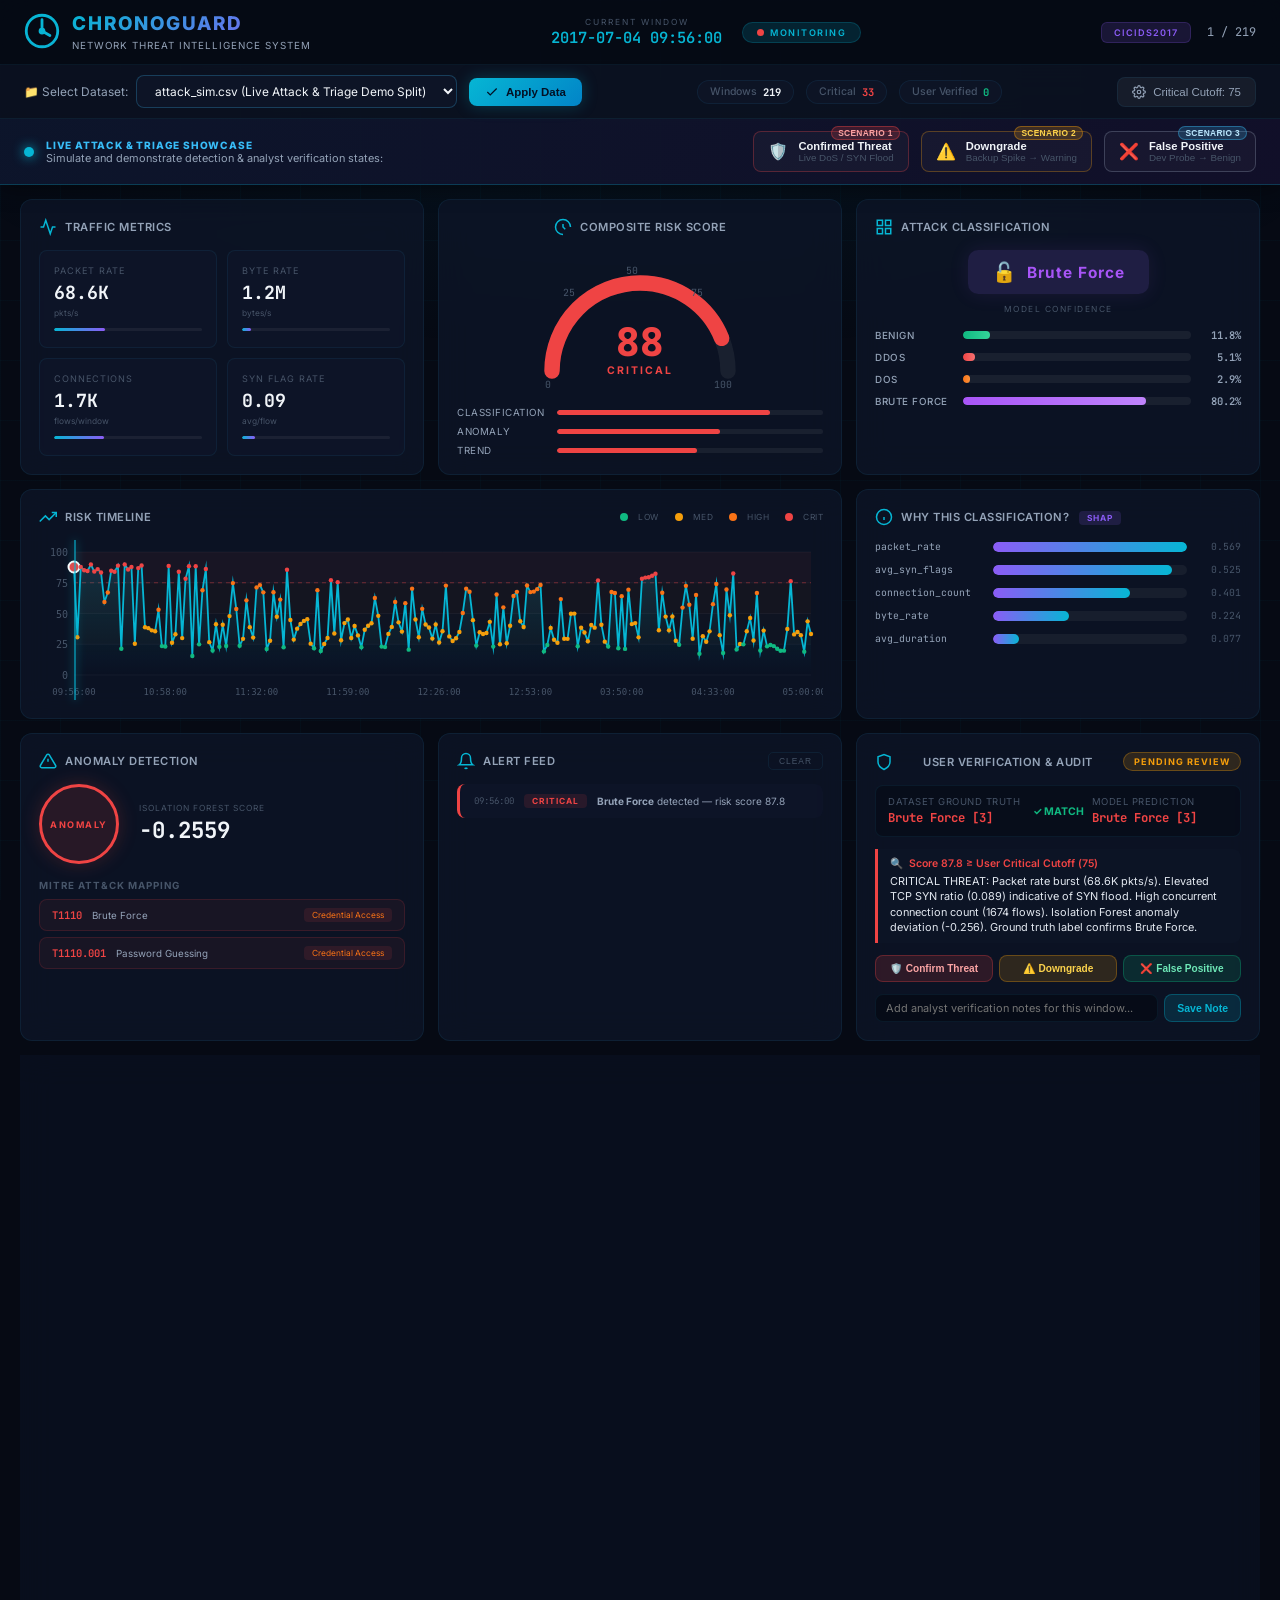
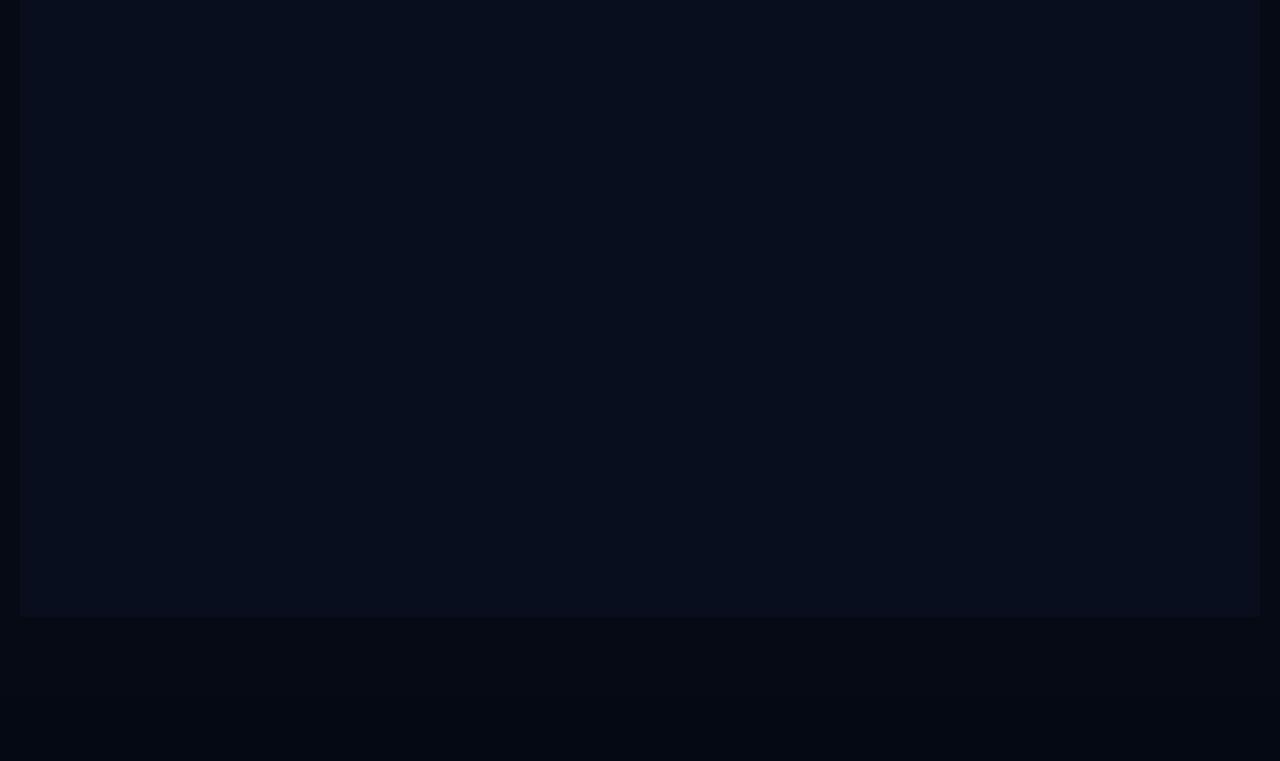
<file: index.html>
<!DOCTYPE html>
<html lang="en">
<head>
  <meta charset="UTF-8">
  <meta http-equiv="refresh" content="0; url=dashboard/index.html">
  <title>Redirecting to Chronoguard Dashboard</title>
  <script>
    window.location.replace("dashboard/index.html");
  </script>
</head>
<body style="background:#0b1120;color:#94a3b8;font-family:sans-serif;display:flex;justify-content:center;align-items:center;height:100vh;margin:0;">
  <p>Loading Chronoguard Dashboard... If not redirected, <a href="dashboard/index.html" style="color:#38bdf8;">click here</a>.</p>
</body>
</html>
</file>
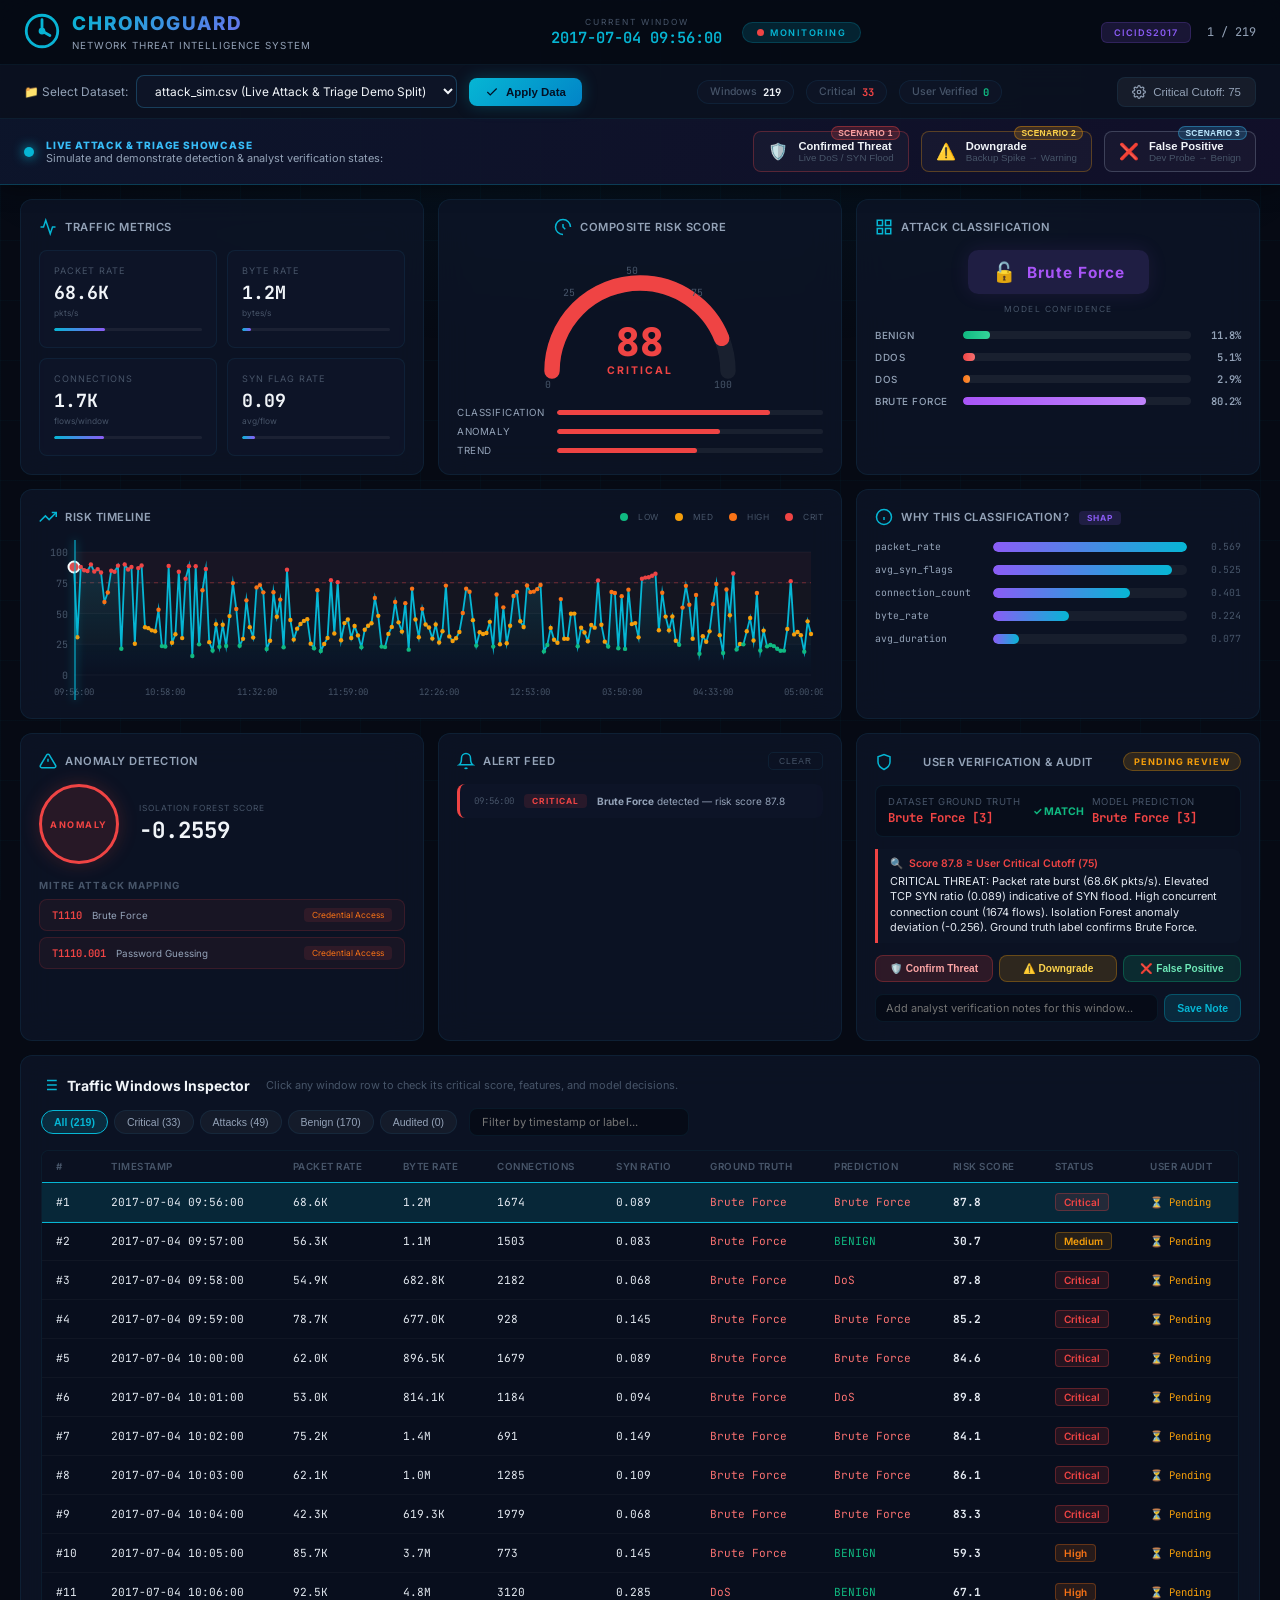
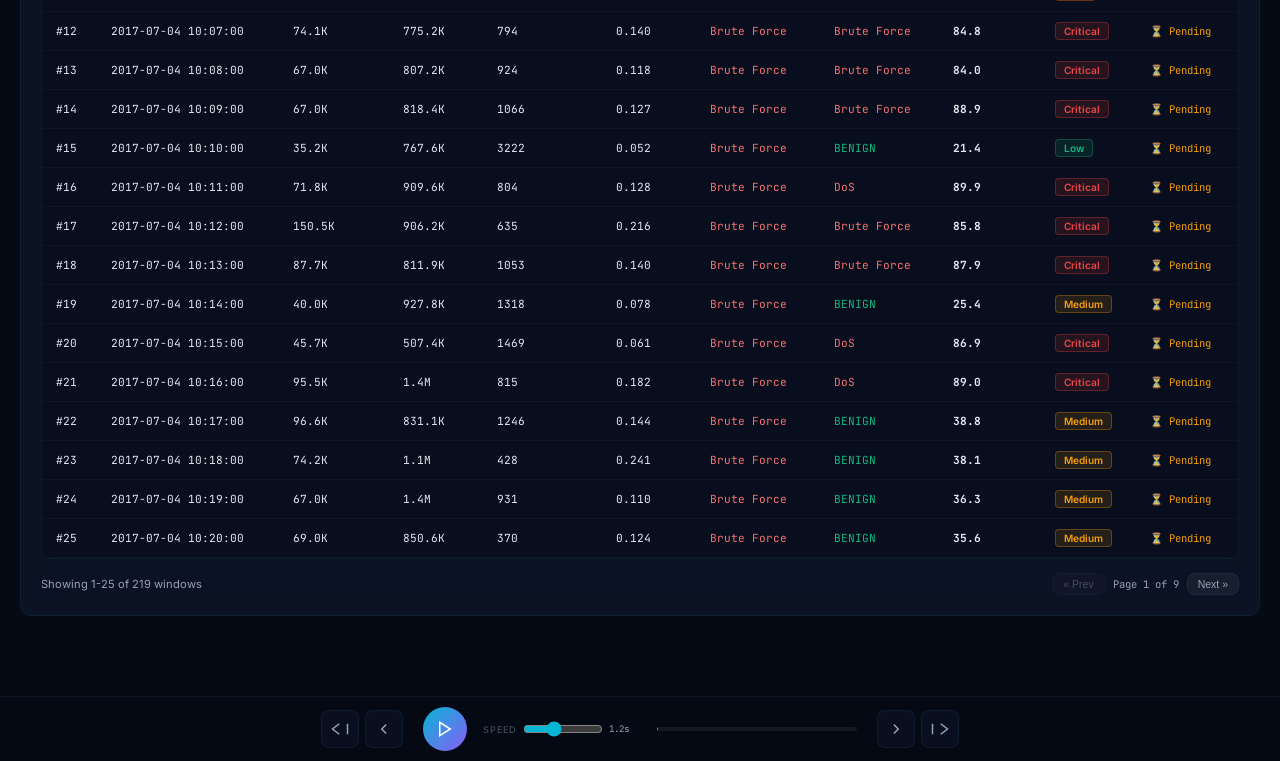
<file: dashboard/index.html>
<!DOCTYPE html>
<html lang="en">
<head>
    <meta charset="UTF-8">
    <meta name="viewport" content="width=device-width, initial-scale=1.0">
    <title>Chronoguard — Network Threat Intelligence Dashboard</title>
    <meta name="description" content="Real-time network traffic analysis, anomaly detection, and threat classification dashboard powered by machine learning. CICIDS2017 dataset.">
    <link rel="preconnect" href="https://fonts.googleapis.com">
    <link rel="preconnect" href="https://fonts.gstatic.com" crossorigin>
    <link href="https://fonts.googleapis.com/css2?family=Inter:wght@300;400;500;600;700;800;900&family=JetBrains+Mono:wght@400;500;600&display=swap" rel="stylesheet">
    <link rel="stylesheet" href="style.css">
</head>
<body>

<!-- ═══════════════════════ HEADER ═══════════════════════ -->
<header class="top-bar">
    <div class="brand">
        <div class="brand-icon">
            <svg viewBox="0 0 32 32" fill="none" xmlns="http://www.w3.org/2000/svg">
                <circle cx="16" cy="16" r="14" stroke="url(#brandGrad)" stroke-width="2.5"/>
                <path d="M16 6 L16 16 L23 20" stroke="url(#brandGrad)" stroke-width="2.5" stroke-linecap="round" stroke-linejoin="round"/>
                <circle cx="16" cy="16" r="3" fill="url(#brandGrad)"/>
                <defs>
                    <linearGradient id="brandGrad" x1="0" y1="0" x2="32" y2="32">
                        <stop offset="0%" stop-color="#06b6d4"/>
                        <stop offset="100%" stop-color="#8b5cf6"/>
                    </linearGradient>
                </defs>
            </svg>
        </div>
        <div class="brand-text">
            <h1>CHRONOGUARD</h1>
            <span class="brand-sub">Network Threat Intelligence System</span>
        </div>
    </div>
    <div class="header-center">
        <div class="window-display">
            <span class="window-label">CURRENT WINDOW</span>
            <span class="window-time" id="currentTimestamp">—</span>
        </div>
        <div class="status-pill" id="systemStatus">
            <span class="status-dot"></span>
            <span>MONITORING</span>
        </div>
    </div>
    <div class="header-right">
        <div class="dataset-badge">
            <span>CICIDS2017</span>
        </div>
        <div class="window-counter" id="windowCounter">— / —</div>
    </div>
</header>

<!-- ═══════════════════════ USER DATA & THRESHOLD CONTROLS ═══════════════════════ -->
<section class="data-toolbar">
    <div class="toolbar-left">
        <div class="control-group">
            <label for="datasetSelect"><span class="control-icon">📁</span> Select Dataset:</label>
            <select id="datasetSelect" class="styled-select">
                <option value="attack_sim" selected>attack_sim.csv (Live Attack & Triage Demo Split)</option>
                <option value="test">test.csv (Evaluation Split — 219 Windows)</option>
                <option value="train">train.csv (Training Split — 868 Windows)</option>
                <option value="custom">Upload Custom CSV File...</option>
            </select>
        </div>
        <div class="custom-file-wrap" id="customFileWrap" style="display: none;">
            <input type="file" id="csvFileInput" accept=".csv" class="file-input">
            <label for="csvFileInput" class="file-input-btn" id="fileInputLabel">
                <svg viewBox="0 0 24 24" fill="none" stroke="currentColor" stroke-width="2" width="14" height="14"><path d="M21 15v4a2 2 0 0 1-2 2H5a2 2 0 0 1-2-2v-4"/><polyline points="17 8 12 3 7 8"/><line x1="12" y1="3" x2="12" y2="15"/></svg>
                <span>Choose .csv</span>
            </label>
            <span class="file-name" id="selectedFileName">No file selected</span>
        </div>
        <button class="btn-primary apply-data-btn" id="btnApplyData" title="Apply selected dataset to dashboard">
            <svg viewBox="0 0 24 24" fill="none" stroke="currentColor" stroke-width="2" width="14" height="14"><polyline points="20 6 9 17 4 12"/></svg>
            <span>Apply Data</span>
        </button>
    </div>

    <div class="toolbar-center">
        <div class="stat-chip" id="chipTotalWindows">
            <span class="chip-label">Windows</span>
            <span class="chip-val" id="valTotalWindows">219</span>
        </div>
        <div class="stat-chip chip-critical" id="chipCriticalCount">
            <span class="chip-label">Critical</span>
            <span class="chip-val" id="valCriticalWindows">38</span>
        </div>
        <div class="stat-chip chip-verified" id="chipVerifiedCount">
            <span class="chip-label">User Verified</span>
            <span class="chip-val" id="valVerifiedWindows">0</span>
        </div>
    </div>

    <div class="toolbar-right">
        <button class="btn-secondary" id="btnToggleThresholds" title="Configure risk thresholds">
            <svg viewBox="0 0 24 24" fill="none" stroke="currentColor" stroke-width="2" width="14" height="14"><circle cx="12" cy="12" r="3"/><path d="M19.4 15a1.65 1.65 0 0 0 .33 1.82l.06.06a2 2 0 0 1 0 2.83 2 2 0 0 1-2.83 0l-.06-.06a1.65 1.65 0 0 0-1.82-.33 1.65 1.65 0 0 0-1 1.51V21a2 2 0 0 1-2 2 2 2 0 0 1-2-2v-.09A1.65 1.65 0 0 0 9 19.4a1.65 1.65 0 0 0-1.82.33l-.06.06a2 2 0 0 1-2.83 0 2 2 0 0 1 0-2.83l.06-.06a1.65 1.65 0 0 0 .33-1.82 1.65 1.65 0 0 0-1.51-1H3a2 2 0 0 1-2-2 2 2 0 0 1 2-2h.09A1.65 1.65 0 0 0 4.6 9a1.65 1.65 0 0 0-.33-1.82l-.06-.06a2 2 0 0 1 0-2.83 2 2 0 0 1 2.83 0l.06.06a1.65 1.65 0 0 0 1.82.33H9a1.65 1.65 0 0 0 1-1.51V3a2 2 0 0 1 2-2 2 2 0 0 1 2 2v.09a1.65 1.65 0 0 0 1 1.51 1.65 1.65 0 0 0 1.82-.33l.06-.06a2 2 0 0 1 2.83 0 2 2 0 0 1 0 2.83l-.06.06a1.65 1.65 0 0 0-.33 1.82V9a1.65 1.65 0 0 0 1.51 1H21a2 2 0 0 1 2 2 2 2 0 0 1-2 2h-.09a1.65 1.65 0 0 0-1.51 1z"/></svg>
            <span id="thresholdToggleText">Critical Cutoff: 75</span>
        </button>
    </div>
</section>

<!-- Expandable Threshold Settings Drawer -->
<section class="threshold-drawer" id="thresholdDrawer" style="display: none;">
    <div class="drawer-header">
        <div>
            <h3>User Risk Score & Critical Cutoff Configuration</h3>
            <p class="drawer-sub">Customize the mathematical cutoffs and weights to inspect and verify why windows are classified as Critical.</p>
        </div>
        <button class="drawer-close-btn" id="btnCloseThresholds">&times;</button>
    </div>
    <div class="threshold-controls-grid">
        <div class="range-field">
            <div class="range-labels">
                <span>Critical Score Threshold</span>
                <span class="range-val" id="lblCritThreshold">75</span>
            </div>
            <input type="range" id="sliderCritThreshold" min="50" max="95" value="75" step="1">
            <span class="range-hint">Risk Score &ge; this value triggers CRITICAL alert</span>
        </div>
        <div class="range-field">
            <div class="range-labels">
                <span>High Risk Threshold</span>
                <span class="range-val" id="lblHighThreshold">50</span>
            </div>
            <input type="range" id="sliderHighThreshold" min="30" max="74" value="50" step="1">
            <span class="range-hint">Risk Score &ge; this value triggers HIGH alert</span>
        </div>
        <div class="range-field">
            <div class="range-labels">
                <span>Anomaly Sensitivity</span>
                <span class="range-val" id="lblAnomalyWeight">1.2x</span>
            </div>
            <input type="range" id="sliderAnomalyWeight" min="0.5" max="2.0" value="1.2" step="0.1">
            <span class="range-hint">Scales penalty for Isolation Forest outliers</span>
        </div>
        <div class="drawer-actions">
            <button class="btn-primary" id="btnApplyThresholds">Apply Thresholds</button>
            <button class="btn-secondary" id="btnResetThresholds">Reset Defaults</button>
        </div>
    </div>
</section>

<!-- ═══════════════════════ LIVE ATTACK & TRIAGE DEMO BAR ═══════════════════════ -->
<section class="scenario-demo-bar" id="scenarioDemoBar">
    <div class="demo-bar-inner">
        <div class="demo-title-wrap">
            <span class="demo-live-beacon"></span>
            <div class="demo-title-content">
                <span class="demo-badge">LIVE ATTACK & TRIAGE SHOWCASE</span>
                <span class="demo-subtitle">Simulate and demonstrate detection & analyst verification states:</span>
            </div>
        </div>
        <div class="demo-scenario-buttons">
            <button class="demo-btn btn-scenario-threat" id="btnDemoThreat" title="Simulate live DoS SYN Flood attack (Confirmed Threat)">
                <span class="demo-btn-badge">SCENARIO 1</span>
                <span class="demo-btn-icon">🛡️</span>
                <div class="demo-btn-labels">
                    <strong>Confirmed Threat</strong>
                    <span>Live DoS / SYN Flood</span>
                </div>
            </button>
            <button class="demo-btn btn-scenario-downgrade" id="btnDemoDowngrade" title="Simulate off-hours heavy backup burst (Downgraded to Warning)">
                <span class="demo-btn-badge">SCENARIO 2</span>
                <span class="demo-btn-icon">⚠️</span>
                <div class="demo-btn-labels">
                    <strong>Downgrade</strong>
                    <span>Backup Spike &rarr; Warning</span>
                </div>
            </button>
            <button class="demo-btn btn-scenario-falsepos" id="btnDemoFalsePos" title="Simulate internal staging dev probe (Marked as False Positive)">
                <span class="demo-btn-badge">SCENARIO 3</span>
                <span class="demo-btn-icon">❌</span>
                <div class="demo-btn-labels">
                    <strong>False Positive</strong>
                    <span>Dev Probe &rarr; Benign</span>
                </div>
            </button>
        </div>
    </div>

    <!-- Interactive Scenario Banner -->
    <div class="scenario-banner" id="scenarioBanner" style="display: none;">
        <div class="scenario-banner-header">
            <span class="scenario-pill" id="scenarioPill">ACTIVE DEMO</span>
            <h4 id="scenarioBannerTitle">—</h4>
        </div>
        <p class="scenario-banner-desc" id="scenarioBannerDesc">—</p>
        <div class="scenario-banner-footer">
            <span class="scenario-action-hint" id="scenarioActionHint">Recommended Action: Verify in Audit Panel</span>
            <button class="btn-execute-triage" id="btnExecuteTriage">⚡ Auto-Triage This Scenario</button>
        </div>
    </div>
</section>

<!-- ═══════════════════════ MAIN GRID ═══════════════════════ -->
<main class="dashboard-grid">

    <!-- ---- TRAFFIC METRICS ---- -->
    <section class="panel metrics-panel" id="metricsPanel">
        <div class="panel-header">
            <svg class="panel-icon" viewBox="0 0 24 24" fill="none" stroke="currentColor" stroke-width="2"><polyline points="22 12 18 12 15 21 9 3 6 12 2 12"/></svg>
            <h2>Traffic Metrics</h2>
        </div>
        <div class="metrics-grid">
            <div class="metric-card" id="metricPacketRate">
                <span class="metric-label">Packet Rate</span>
                <span class="metric-value" data-field="packet_rate">—</span>
                <span class="metric-unit">pkts/s</span>
                <div class="metric-bar"><div class="metric-bar-fill"></div></div>
            </div>
            <div class="metric-card" id="metricByteRate">
                <span class="metric-label">Byte Rate</span>
                <span class="metric-value" data-field="byte_rate">—</span>
                <span class="metric-unit">bytes/s</span>
                <div class="metric-bar"><div class="metric-bar-fill"></div></div>
            </div>
            <div class="metric-card" id="metricConnections">
                <span class="metric-label">Connections</span>
                <span class="metric-value" data-field="connection_count">—</span>
                <span class="metric-unit">flows/window</span>
                <div class="metric-bar"><div class="metric-bar-fill"></div></div>
            </div>
            <div class="metric-card" id="metricSynFlags">
                <span class="metric-label">SYN Flag Rate</span>
                <span class="metric-value" data-field="avg_syn_flags">—</span>
                <span class="metric-unit">avg/flow</span>
                <div class="metric-bar"><div class="metric-bar-fill"></div></div>
            </div>
        </div>
    </section>

    <!-- ---- RISK GAUGE ---- -->
    <section class="panel gauge-panel" id="gaugePanel">
        <div class="panel-header">
            <svg class="panel-icon" viewBox="0 0 24 24" fill="none" stroke="currentColor" stroke-width="2"><path d="M12 22C6.5 22 2 17.5 2 12S6.5 2 12 2s10 4.5 10 10"/><path d="M12 8v4l3 3"/></svg>
            <h2>Composite Risk Score</h2>
        </div>
        <div class="gauge-container">
            <svg class="gauge-svg" viewBox="0 0 200 130">
                <!-- Background arc -->
                <path class="gauge-bg" d="M 20 110 A 80 80 0 0 1 180 110" fill="none" stroke-width="14" stroke-linecap="round"/>
                <!-- Colored fill arc -->
                <path class="gauge-fill" id="gaugeFill" d="M 20 110 A 80 80 0 0 1 180 110" fill="none" stroke-width="14" stroke-linecap="round"/>
                <!-- Tick marks -->
                <text x="16" y="125" class="gauge-tick">0</text>
                <text x="35" y="42" class="gauge-tick">25</text>
                <text x="93" y="22" class="gauge-tick">50</text>
                <text x="152" y="42" class="gauge-tick">75</text>
                <text x="175" y="125" class="gauge-tick">100</text>
            </svg>
            <div class="gauge-center">
                <span class="gauge-score" id="gaugeScore">—</span>
                <span class="gauge-level" id="gaugeLevel">—</span>
            </div>
        </div>
        <div class="risk-breakdown" id="riskBreakdown">
            <div class="risk-factor">
                <span>Classification</span>
                <div class="risk-factor-bar"><div class="risk-factor-fill" id="riskClassification"></div></div>
            </div>
            <div class="risk-factor">
                <span>Anomaly</span>
                <div class="risk-factor-bar"><div class="risk-factor-fill" id="riskAnomaly"></div></div>
            </div>
            <div class="risk-factor">
                <span>Trend</span>
                <div class="risk-factor-bar"><div class="risk-factor-fill" id="riskTrend"></div></div>
            </div>
        </div>
    </section>

    <!-- ---- CLASSIFICATION ---- -->
    <section class="panel classification-panel" id="classificationPanel">
        <div class="panel-header">
            <svg class="panel-icon" viewBox="0 0 24 24" fill="none" stroke="currentColor" stroke-width="2"><rect x="3" y="3" width="7" height="7"/><rect x="14" y="3" width="7" height="7"/><rect x="14" y="14" width="7" height="7"/><rect x="3" y="14" width="7" height="7"/></svg>
            <h2>Attack Classification</h2>
        </div>
        <div class="classification-result" id="classResult">
            <div class="class-badge" id="classBadge">
                <span class="class-icon" id="classIcon"></span>
                <span class="class-name" id="className">—</span>
            </div>
            <div class="class-confidence-label">Model Confidence</div>
        </div>
        <div class="confidence-bars" id="confidenceBars">
            <div class="conf-row" data-class="0">
                <span class="conf-label">BENIGN</span>
                <div class="conf-bar"><div class="conf-fill benign-fill"></div></div>
                <span class="conf-pct">—</span>
            </div>
            <div class="conf-row" data-class="1">
                <span class="conf-label">DDoS</span>
                <div class="conf-bar"><div class="conf-fill ddos-fill"></div></div>
                <span class="conf-pct">—</span>
            </div>
            <div class="conf-row" data-class="2">
                <span class="conf-label">DoS</span>
                <div class="conf-bar"><div class="conf-fill dos-fill"></div></div>
                <span class="conf-pct">—</span>
            </div>
            <div class="conf-row" data-class="3">
                <span class="conf-label">Brute Force</span>
                <div class="conf-bar"><div class="conf-fill bf-fill"></div></div>
                <span class="conf-pct">—</span>
            </div>
        </div>
    </section>

    <!-- ---- SHAP EXPLAINABILITY ---- -->
    <section class="panel shap-panel" id="shapPanel">
        <div class="panel-header">
            <svg class="panel-icon" viewBox="0 0 24 24" fill="none" stroke="currentColor" stroke-width="2"><circle cx="12" cy="12" r="10"/><path d="M12 16v-4"/><path d="M12 8h.01"/></svg>
            <h2>Why This Classification? <span class="shap-tag">SHAP</span></h2>
        </div>
        <div class="shap-bars" id="shapBars">
            <!-- Filled by JS -->
        </div>
    </section>

    <!-- ---- TIMELINE CHART ---- -->
    <section class="panel timeline-panel" id="timelinePanel">
        <div class="panel-header">
            <svg class="panel-icon" viewBox="0 0 24 24" fill="none" stroke="currentColor" stroke-width="2"><polyline points="23 6 13.5 15.5 8.5 10.5 1 18"/><polyline points="17 6 23 6 23 12"/></svg>
            <h2>Risk Timeline</h2>
            <div class="timeline-legend">
                <span class="legend-dot legend-low"></span>Low
                <span class="legend-dot legend-med"></span>Med
                <span class="legend-dot legend-high"></span>High
                <span class="legend-dot legend-crit"></span>Crit
            </div>
        </div>
        <div class="timeline-container">
            <canvas id="timelineCanvas" width="900" height="180"></canvas>
            <div class="timeline-cursor" id="timelineCursor"></div>
        </div>
    </section>

    <!-- ---- ANOMALY DETECTION ---- -->
    <section class="panel anomaly-panel" id="anomalyPanel">
        <div class="panel-header">
            <svg class="panel-icon" viewBox="0 0 24 24" fill="none" stroke="currentColor" stroke-width="2"><path d="M10.29 3.86L1.82 18a2 2 0 001.71 3h16.94a2 2 0 001.71-3L13.71 3.86a2 2 0 00-3.42 0z"/><line x1="12" y1="9" x2="12" y2="13"/><line x1="12" y1="17" x2="12.01" y2="17"/></svg>
            <h2>Anomaly Detection</h2>
        </div>
        <div class="anomaly-content">
            <div class="anomaly-indicator" id="anomalyIndicator">
                <div class="anomaly-ring" id="anomalyRing">
                    <span class="anomaly-label" id="anomalyLabel">NORMAL</span>
                </div>
                <div class="anomaly-score-display">
                    <span class="anomaly-score-label">Isolation Forest Score</span>
                    <span class="anomaly-score-value" id="anomalyScoreValue">—</span>
                </div>
            </div>
            <div class="mitre-section" id="mitreSection">
                <h3>MITRE ATT&CK Mapping</h3>
                <div class="mitre-cards" id="mitreCards">
                    <div class="mitre-empty">No techniques mapped</div>
                </div>
            </div>
        </div>
    </section>

    <!-- ---- ALERT FEED ---- -->
    <section class="panel alerts-panel" id="alertsPanel">
        <div class="panel-header">
            <svg class="panel-icon" viewBox="0 0 24 24" fill="none" stroke="currentColor" stroke-width="2"><path d="M18 8A6 6 0 006 8c0 7-3 9-3 9h18s-3-2-3-9"/><path d="M13.73 21a2 2 0 01-3.46 0"/></svg>
            <h2>Alert Feed</h2>
            <button class="clear-alerts-btn" id="clearAlerts" title="Clear alerts">Clear</button>
        </div>
        <div class="alerts-list" id="alertsList">
            <div class="alert-empty">No alerts yet. Advance through windows to see alerts.</div>
        </div>
    </section>

    <!-- ---- USER VERIFICATION & AUDIT ---- -->
    <section class="panel audit-panel" id="auditPanel">
        <div class="panel-header">
            <svg class="panel-icon" viewBox="0 0 24 24" fill="none" stroke="currentColor" stroke-width="2"><path d="M12 22s8-4 8-10V5l-8-3-8 3v7c0 6 8 10 8 10z"/></svg>
            <h2>User Verification & Audit</h2>
            <div class="audit-status-badge pending" id="auditStatusBadge">PENDING REVIEW</div>
        </div>
        <div class="audit-content">
            <div class="audit-compare-row">
                <div class="audit-compare-box">
                    <span class="compare-label">Dataset Ground Truth</span>
                    <span class="compare-val" id="auditGroundTruth">BENIGN [0]</span>
                </div>
                <div class="compare-arrow" id="auditMatchIndicator">➔</div>
                <div class="audit-compare-box">
                    <span class="compare-label">Model Prediction</span>
                    <span class="compare-val" id="auditPredicted">BENIGN [0]</span>
                </div>
            </div>

            <div class="critical-reason-card" id="criticalReasonCard">
                <div class="reason-header">
                    <span class="reason-icon">🔍</span>
                    <span class="reason-title" id="criticalReasonTitle">Score Factor Analysis</span>
                </div>
                <p class="reason-text" id="criticalReasonText">
                    Normal traffic baseline. No SYN flood or volumetric spike detected.
                </p>
            </div>

            <div class="audit-actions">
                <button class="audit-btn btn-confirm" id="btnAuditConfirm" title="Confirm that this window is an active threat">
                    <span>🛡️ Confirm Threat</span>
                </button>
                <button class="audit-btn btn-warning" id="btnAuditDowngrade" title="Downgrade threat level to Warning">
                    <span>⚠️ Downgrade</span>
                </button>
                <button class="audit-btn btn-dismiss" id="btnAuditFalsePos" title="Mark this alert as a False Positive">
                    <span>❌ False Positive</span>
                </button>
            </div>

            <div class="analyst-notes-wrap">
                <input type="text" class="analyst-notes-input" id="analystNotesInput" placeholder="Add analyst verification notes for this window...">
                <button class="notes-save-btn" id="btnSaveNotes">Save Note</button>
            </div>
        </div>
    </section>

</main>

<!-- ═══════════════════════ TRAFFIC WINDOWS INSPECTOR TABLE ═══════════════════════ -->
<section class="table-section">
    <div class="table-card">
        <div class="table-header">
            <div class="table-title-area">
                <svg viewBox="0 0 24 24" fill="none" stroke="currentColor" stroke-width="2" width="18" height="18"><line x1="8" y1="6" x2="21" y2="6"/><line x1="8" y1="12" x2="21" y2="12"/><line x1="8" y1="18" x2="21" y2="18"/><line x1="3" y1="6" x2="3.01" y2="6"/><line x1="3" y1="12" x2="3.01" y2="12"/><line x1="3" y1="18" x2="3.01" y2="18"/></svg>
                <h3>Traffic Windows Inspector</h3>
                <span class="table-subtitle">Click any window row to check its critical score, features, and model decisions.</span>
            </div>
            <div class="table-filters">
                <div class="filter-pills" id="tableFilterPills">
                    <button class="filter-pill active" data-filter="all">All (<span id="countAll">219</span>)</button>
                    <button class="filter-pill pill-crit" data-filter="critical">Critical (<span id="countCrit">38</span>)</button>
                    <button class="filter-pill pill-attacks" data-filter="attacks">Attacks (<span id="countAttacks">44</span>)</button>
                    <button class="filter-pill pill-benign" data-filter="benign">Benign (<span id="countBenign">175</span>)</button>
                    <button class="filter-pill pill-reviewed" data-filter="reviewed">Audited (<span id="countReviewed">0</span>)</button>
                </div>
                <div class="table-search">
                    <input type="text" id="tableSearchInput" placeholder="Filter by timestamp or label...">
                </div>
            </div>
        </div>

        <div class="table-scroll">
            <table class="traffic-table" id="trafficTable">
                <thead>
                    <tr>
                        <th>#</th>
                        <th>Timestamp</th>
                        <th>Packet Rate</th>
                        <th>Byte Rate</th>
                        <th>Connections</th>
                        <th>SYN Ratio</th>
                        <th>Ground Truth</th>
                        <th>Prediction</th>
                        <th>Risk Score</th>
                        <th>Status</th>
                        <th>User Audit</th>
                    </tr>
                </thead>
                <tbody id="trafficTableBody">
                    <!-- Populated dynamically by app.js -->
                </tbody>
            </table>
        </div>
        <div class="table-pagination">
            <span class="pagination-info" id="paginationInfo">Showing 1-25 of 219 windows</span>
            <div class="pagination-buttons">
                <button class="page-btn" id="btnPagePrev">&laquo; Prev</button>
                <span class="page-num" id="pageNum">Page 1 of 9</span>
                <button class="page-btn" id="btnPageNext">Next &raquo;</button>
            </div>
        </div>
    </div>
</section>

<!-- ═══════════════════════ CONTROLS BAR ═══════════════════════ -->
<footer class="controls-bar">
    <div class="controls-left">
        <button class="ctrl-btn" id="btnFirst" title="First window">
            <svg viewBox="0 0 24 24" fill="none" stroke="currentColor" stroke-width="2"><polyline points="11 19 2 12 11 5"/><line x1="22" y1="5" x2="22" y2="19"/></svg>
        </button>
        <button class="ctrl-btn" id="btnPrev" title="Previous window">
            <svg viewBox="0 0 24 24" fill="none" stroke="currentColor" stroke-width="2"><polyline points="15 18 9 12 15 6"/></svg>
        </button>
    </div>
    <div class="controls-center">
        <button class="ctrl-btn play-btn" id="btnPlay" title="Auto-play">
            <svg viewBox="0 0 24 24" fill="none" stroke="currentColor" stroke-width="2" id="playIcon"><polygon points="5 3 19 12 5 21 5 3"/></svg>
            <svg viewBox="0 0 24 24" fill="none" stroke="currentColor" stroke-width="2" id="pauseIcon" style="display:none"><rect x="6" y="4" width="4" height="16"/><rect x="14" y="4" width="4" height="16"/></svg>
        </button>
        <div class="speed-control">
            <label for="speedSlider">Speed</label>
            <input type="range" id="speedSlider" min="200" max="3000" value="1200" step="100">
            <span id="speedLabel">1.2s</span>
        </div>
        <div class="progress-bar-container">
            <div class="progress-bar" id="progressBar"></div>
        </div>
    </div>
    <div class="controls-right">
        <button class="ctrl-btn" id="btnNext" title="Next window">
            <svg viewBox="0 0 24 24" fill="none" stroke="currentColor" stroke-width="2"><polyline points="9 18 15 12 9 6"/></svg>
        </button>
        <button class="ctrl-btn" id="btnLast" title="Last window">
            <svg viewBox="0 0 24 24" fill="none" stroke="currentColor" stroke-width="2"><polyline points="13 19 22 12 13 5"/><line x1="2" y1="5" x2="2" y2="19"/></svg>
        </button>
    </div>
</footer>

<script src="data.js"></script>
<script src="app.js"></script>
</body>
</html>
</file>
<file: dashboard/style.css>
/* ══════════════════════════════════════════════════════════════════
   CHRONOGUARD — Dashboard Styles
   Dark-mode, glassmorphism, cybersecurity aesthetic
   ══════════════════════════════════════════════════════════════════ */

/* ---- Reset & Tokens ---- */
*, *::before, *::after { box-sizing: border-box; margin: 0; padding: 0; }

:root {
    /* Surface */
    --bg-primary:      #060a14;
    --bg-secondary:    #0c1222;
    --bg-card:         rgba(14, 22, 40, 0.75);
    --bg-card-hover:   rgba(20, 30, 55, 0.85);
    --border-card:     rgba(56, 189, 248, 0.08);
    --border-active:   rgba(56, 189, 248, 0.25);

    /* Text */
    --text-primary:    #e2e8f0;
    --text-secondary:  #94a3b8;
    --text-muted:      #475569;
    --text-bright:     #f1f5f9;

    /* Accent palette */
    --cyan:            #06b6d4;
    --cyan-dim:        rgba(6, 182, 212, 0.15);
    --purple:          #8b5cf6;
    --purple-dim:      rgba(139, 92, 246, 0.15);

    /* Risk colors */
    --risk-low:        #10b981;
    --risk-low-bg:     rgba(16, 185, 129, 0.12);
    --risk-medium:     #f59e0b;
    --risk-medium-bg:  rgba(245, 158, 11, 0.12);
    --risk-high:       #f97316;
    --risk-high-bg:    rgba(249, 115, 22, 0.12);
    --risk-critical:   #ef4444;
    --risk-critical-bg:rgba(239, 68, 68, 0.12);

    /* Class colors */
    --color-benign:    #10b981;
    --color-ddos:      #ef4444;
    --color-dos:       #f97316;
    --color-bf:        #a855f7;

    /* Type */
    --font-sans:       'Inter', -apple-system, BlinkMacSystemFont, sans-serif;
    --font-mono:       'JetBrains Mono', 'Fira Code', monospace;

    /* Spacing */
    --gap:             14px;
    --radius:          12px;
    --radius-sm:       8px;

    /* Effects */
    --glass-blur:      16px;
    --transition:      0.35s cubic-bezier(0.4, 0, 0.2, 1);
}

html { font-size: 14px; }

body {
    font-family: var(--font-sans);
    background: var(--bg-primary);
    color: var(--text-primary);
    min-height: 100vh;
    display: flex;
    flex-direction: column;
    overflow-x: hidden;
}

/* Subtle animated grid background */
body::before {
    content: '';
    position: fixed;
    inset: 0;
    background:
        linear-gradient(rgba(6,182,212,0.03) 1px, transparent 1px),
        linear-gradient(90deg, rgba(6,182,212,0.03) 1px, transparent 1px);
    background-size: 60px 60px;
    pointer-events: none;
    z-index: 0;
}

/* Radial glow */
body::after {
    content: '';
    position: fixed;
    top: -20%;
    left: 50%;
    transform: translateX(-50%);
    width: 120vw;
    height: 60vh;
    background: radial-gradient(ellipse, rgba(6,182,212,0.06) 0%, transparent 70%);
    pointer-events: none;
    z-index: 0;
}

/* ════════════════════════ HEADER ════════════════════════ */

.top-bar {
    position: relative;
    z-index: 10;
    display: flex;
    align-items: center;
    justify-content: space-between;
    padding: 12px 24px;
    background: rgba(6, 10, 20, 0.9);
    backdrop-filter: blur(var(--glass-blur));
    border-bottom: 1px solid var(--border-card);
}

.brand {
    display: flex;
    align-items: center;
    gap: 12px;
}
.brand-icon svg { width: 36px; height: 36px; }
.brand-text h1 {
    font-size: 1.35rem;
    font-weight: 800;
    letter-spacing: 2px;
    background: linear-gradient(135deg, var(--cyan), var(--purple));
    -webkit-background-clip: text;
    -webkit-text-fill-color: transparent;
    background-clip: text;
}
.brand-sub {
    font-size: 0.7rem;
    color: var(--text-secondary);
    letter-spacing: 1px;
    text-transform: uppercase;
}

.header-center { display: flex; align-items: center; gap: 20px; }

.window-display {
    display: flex;
    flex-direction: column;
    align-items: center;
}
.window-label {
    font-size: 0.6rem;
    color: var(--text-muted);
    letter-spacing: 2px;
    text-transform: uppercase;
}
.window-time {
    font-family: var(--font-mono);
    font-size: 1.1rem;
    font-weight: 600;
    color: var(--cyan);
}

.status-pill {
    display: flex;
    align-items: center;
    gap: 6px;
    padding: 4px 14px;
    border-radius: 99px;
    background: var(--cyan-dim);
    border: 1px solid rgba(6,182,212,0.2);
    font-size: 0.65rem;
    font-weight: 600;
    letter-spacing: 1.5px;
    color: var(--cyan);
    text-transform: uppercase;
}
.status-dot {
    width: 7px; height: 7px;
    border-radius: 50%;
    background: var(--cyan);
    animation: pulse-dot 2s ease-in-out infinite;
}

@keyframes pulse-dot {
    0%, 100% { opacity: 1; box-shadow: 0 0 0 0 rgba(6,182,212,0.4); }
    50% { opacity: 0.6; box-shadow: 0 0 0 6px rgba(6,182,212,0); }
}

.header-right { display: flex; align-items: center; gap: 16px; }

.dataset-badge {
    padding: 4px 12px;
    border-radius: 6px;
    background: var(--purple-dim);
    border: 1px solid rgba(139,92,246,0.2);
    font-size: 0.65rem;
    font-weight: 600;
    color: var(--purple);
    letter-spacing: 1px;
}

.window-counter {
    font-family: var(--font-mono);
    font-size: 0.85rem;
    color: var(--text-secondary);
}

/* ════════════════════════ DASHBOARD GRID ════════════════════════ */

.dashboard-grid {
    position: relative;
    z-index: 1;
    flex: 1;
    display: grid;
    grid-template-columns: 1fr 1fr 1fr;
    grid-template-rows: auto auto auto;
    gap: var(--gap);
    padding: var(--gap) 20px;
    max-width: 1600px;
    margin: 0 auto;
    width: 100%;
}

/* Panel layout assignments */
.metrics-panel        { grid-column: 1; grid-row: 1; }
.gauge-panel          { grid-column: 2; grid-row: 1; }
.classification-panel { grid-column: 3; grid-row: 1; }
.shap-panel           { grid-column: 3; grid-row: 2; }
.timeline-panel       { grid-column: 1 / 3; grid-row: 2; }
.anomaly-panel        { grid-column: 1; grid-row: 3; }
.alerts-panel         { grid-column: 2; grid-row: 3; }
.audit-panel          { grid-column: 3; grid-row: 3; }

/* ════════════════════════ PANEL (Glass Card) ════════════════════════ */

.panel {
    background: var(--bg-card);
    backdrop-filter: blur(var(--glass-blur));
    border: 1px solid var(--border-card);
    border-radius: var(--radius);
    padding: 18px;
    transition: border-color var(--transition), box-shadow var(--transition);
    display: flex;
    flex-direction: column;
}
.panel:hover {
    border-color: var(--border-active);
    box-shadow: 0 0 30px rgba(6,182,212,0.04);
}

.panel-header {
    display: flex;
    align-items: center;
    gap: 8px;
    margin-bottom: 14px;
    flex-shrink: 0;
}
.panel-header h2 {
    font-size: 0.8rem;
    font-weight: 600;
    letter-spacing: 0.5px;
    color: var(--text-secondary);
    text-transform: uppercase;
}
.panel-icon {
    width: 18px; height: 18px;
    color: var(--cyan);
    flex-shrink: 0;
}

/* ════════════════════════ METRICS ════════════════════════ */

.metrics-grid {
    display: grid;
    grid-template-columns: 1fr 1fr;
    gap: 10px;
    flex: 1;
}

.metric-card {
    background: rgba(15, 23, 42, 0.6);
    border: 1px solid var(--border-card);
    border-radius: var(--radius-sm);
    padding: 14px;
    display: flex;
    flex-direction: column;
    gap: 4px;
    transition: background var(--transition), border-color var(--transition);
}
.metric-card:hover {
    background: rgba(20, 30, 52, 0.8);
    border-color: var(--border-active);
}

.metric-label {
    font-size: 0.65rem;
    color: var(--text-muted);
    text-transform: uppercase;
    letter-spacing: 1px;
}
.metric-value {
    font-family: var(--font-mono);
    font-size: 1.3rem;
    font-weight: 700;
    color: var(--text-bright);
    transition: color 0.3s;
}
.metric-unit {
    font-size: 0.6rem;
    color: var(--text-muted);
}

.metric-bar {
    height: 3px;
    background: rgba(255,255,255,0.06);
    border-radius: 2px;
    margin-top: 6px;
    overflow: hidden;
}
.metric-bar-fill {
    height: 100%;
    width: 0%;
    background: linear-gradient(90deg, var(--cyan), var(--purple));
    border-radius: 2px;
    transition: width 0.6s ease;
}

/* ════════════════════════ RISK GAUGE ════════════════════════ */

.gauge-panel { align-items: center; }

.gauge-container {
    position: relative;
    width: 220px;
    margin: 0 auto;
}

.gauge-svg { width: 100%; display: block; }

.gauge-bg {
    stroke: rgba(255,255,255,0.06);
}
.gauge-fill {
    stroke: var(--risk-low);
    stroke-dasharray: 251.2;
    stroke-dashoffset: 251.2;
    transition: stroke-dashoffset 0.8s ease, stroke 0.5s ease;
}

.gauge-tick {
    fill: var(--text-muted);
    font-size: 9px;
    font-family: var(--font-mono);
    text-anchor: middle;
}

.gauge-center {
    position: absolute;
    bottom: 16px;
    left: 50%;
    transform: translateX(-50%);
    text-align: center;
    display: flex;
    flex-direction: column;
    align-items: center;
}
.gauge-score {
    font-family: var(--font-mono);
    font-size: 2.8rem;
    font-weight: 800;
    line-height: 1;
    color: var(--text-bright);
    transition: color 0.5s;
}
.gauge-level {
    font-size: 0.75rem;
    font-weight: 700;
    letter-spacing: 2px;
    text-transform: uppercase;
    margin-top: 2px;
    transition: color 0.5s;
}

.risk-breakdown {
    width: 100%;
    margin-top: 14px;
    display: flex;
    flex-direction: column;
    gap: 8px;
}
.risk-factor {
    display: flex;
    align-items: center;
    gap: 10px;
}
.risk-factor span:first-child {
    width: 90px;
    font-size: 0.7rem;
    color: var(--text-secondary);
    text-transform: uppercase;
    letter-spacing: 0.5px;
}
.risk-factor-bar {
    flex: 1;
    height: 5px;
    background: rgba(255,255,255,0.06);
    border-radius: 3px;
    overflow: hidden;
}
.risk-factor-fill {
    height: 100%;
    width: 0%;
    border-radius: 3px;
    transition: width 0.6s ease, background 0.5s;
    background: var(--cyan);
}

/* ════════════════════════ CLASSIFICATION ════════════════════════ */

.classification-result {
    text-align: center;
    margin-bottom: 14px;
}

.class-badge {
    display: inline-flex;
    align-items: center;
    gap: 10px;
    padding: 10px 24px;
    border-radius: 10px;
    font-size: 1.1rem;
    font-weight: 700;
    letter-spacing: 1px;
    transition: background 0.4s, color 0.4s, box-shadow 0.4s;
}
.class-badge.benign    { background: var(--risk-low-bg);      color: var(--color-benign); box-shadow: 0 0 20px rgba(16,185,129,0.1); }
.class-badge.ddos      { background: var(--risk-critical-bg); color: var(--color-ddos);   box-shadow: 0 0 20px rgba(239,68,68,0.1); }
.class-badge.dos       { background: var(--risk-high-bg);     color: var(--color-dos);    box-shadow: 0 0 20px rgba(249,115,22,0.1); }
.class-badge.bf        { background: var(--purple-dim);       color: var(--color-bf);     box-shadow: 0 0 20px rgba(168,85,247,0.1); }

.class-icon { font-size: 1.4rem; }

.class-confidence-label {
    font-size: 0.6rem;
    color: var(--text-muted);
    text-transform: uppercase;
    letter-spacing: 1.5px;
    margin-top: 10px;
}

.confidence-bars {
    display: flex;
    flex-direction: column;
    gap: 8px;
    flex: 1;
}

.conf-row {
    display: flex;
    align-items: center;
    gap: 8px;
}
.conf-label {
    width: 80px;
    font-size: 0.7rem;
    font-weight: 500;
    color: var(--text-secondary);
    text-transform: uppercase;
    letter-spacing: 0.5px;
}
.conf-bar {
    flex: 1;
    height: 8px;
    background: rgba(255,255,255,0.06);
    border-radius: 4px;
    overflow: hidden;
}
.conf-fill {
    height: 100%;
    width: 0%;
    border-radius: 4px;
    transition: width 0.5s ease;
}
.benign-fill { background: linear-gradient(90deg, var(--color-benign), #34d399); }
.ddos-fill   { background: linear-gradient(90deg, var(--color-ddos),   #f87171); }
.dos-fill    { background: linear-gradient(90deg, var(--color-dos),    #fb923c); }
.bf-fill     { background: linear-gradient(90deg, var(--color-bf),     #c084fc); }

.conf-pct {
    width: 42px;
    font-family: var(--font-mono);
    font-size: 0.75rem;
    font-weight: 600;
    text-align: right;
    color: var(--text-secondary);
}

/* ════════════════════════ SHAP ════════════════════════ */

.shap-tag {
    padding: 2px 8px;
    border-radius: 4px;
    background: rgba(139,92,246,0.15);
    color: var(--purple);
    font-size: 0.6rem;
    font-weight: 700;
    letter-spacing: 1px;
    margin-left: 6px;
    vertical-align: middle;
}

.shap-bars {
    display: flex;
    flex-direction: column;
    gap: 10px;
    flex: 1;
}

.shap-row {
    display: flex;
    align-items: center;
    gap: 8px;
}
.shap-feature-name {
    width: 110px;
    font-size: 0.7rem;
    font-family: var(--font-mono);
    color: var(--text-secondary);
}
.shap-bar-container {
    flex: 1;
    height: 10px;
    background: rgba(255,255,255,0.05);
    border-radius: 5px;
    overflow: hidden;
}
.shap-bar-fill {
    height: 100%;
    background: linear-gradient(90deg, var(--purple), var(--cyan));
    border-radius: 5px;
    transition: width 0.5s ease;
    width: 0%;
}
.shap-value {
    width: 46px;
    font-family: var(--font-mono);
    font-size: 0.7rem;
    color: var(--text-muted);
    text-align: right;
}

/* ════════════════════════ TIMELINE ════════════════════════ */

.timeline-panel .panel-header { flex-wrap: wrap; }

.timeline-legend {
    margin-left: auto;
    display: flex;
    align-items: center;
    gap: 10px;
    font-size: 0.6rem;
    color: var(--text-muted);
    text-transform: uppercase;
    letter-spacing: 0.5px;
}
.legend-dot {
    width: 8px; height: 8px;
    border-radius: 50%;
    display: inline-block;
    margin-left: 6px;
}
.legend-low  { background: var(--risk-low); }
.legend-med  { background: var(--risk-medium); }
.legend-high { background: var(--risk-high); }
.legend-crit { background: var(--risk-critical); }

.timeline-container {
    position: relative;
    flex: 1;
    min-height: 160px;
}
#timelineCanvas {
    width: 100%;
    height: 100%;
    display: block;
}

.timeline-cursor {
    position: absolute;
    top: 0;
    width: 2px;
    height: 100%;
    background: var(--cyan);
    opacity: 0.6;
    pointer-events: none;
    transition: left 0.3s ease;
    box-shadow: 0 0 8px var(--cyan);
}

/* ════════════════════════ ANOMALY ════════════════════════ */

.anomaly-content {
    display: flex;
    flex-direction: column;
    gap: 16px;
    flex: 1;
}

.anomaly-indicator {
    display: flex;
    align-items: center;
    gap: 20px;
}

.anomaly-ring {
    width: 80px;
    height: 80px;
    border-radius: 50%;
    display: flex;
    align-items: center;
    justify-content: center;
    border: 3px solid var(--risk-low);
    transition: border-color 0.5s, box-shadow 0.5s, background 0.5s;
    flex-shrink: 0;
}
.anomaly-ring.anomalous {
    border-color: var(--risk-critical);
    box-shadow: 0 0 20px rgba(239,68,68,0.2);
    background: var(--risk-critical-bg);
}

.anomaly-label {
    font-size: 0.65rem;
    font-weight: 700;
    letter-spacing: 1.5px;
    text-transform: uppercase;
    color: var(--risk-low);
    transition: color 0.5s;
}
.anomaly-ring.anomalous .anomaly-label { color: var(--risk-critical); }

.anomaly-score-display {
    display: flex;
    flex-direction: column;
    gap: 2px;
}
.anomaly-score-label {
    font-size: 0.6rem;
    color: var(--text-muted);
    text-transform: uppercase;
    letter-spacing: 1px;
}
.anomaly-score-value {
    font-family: var(--font-mono);
    font-size: 1.6rem;
    font-weight: 700;
    color: var(--text-bright);
}

.mitre-section h3 {
    font-size: 0.7rem;
    color: var(--text-muted);
    text-transform: uppercase;
    letter-spacing: 1px;
    margin-bottom: 8px;
}

.mitre-cards {
    display: flex;
    flex-direction: column;
    gap: 6px;
}

.mitre-card {
    display: flex;
    align-items: center;
    gap: 10px;
    padding: 8px 12px;
    background: rgba(239,68,68,0.06);
    border: 1px solid rgba(239,68,68,0.15);
    border-radius: var(--radius-sm);
    transition: background 0.3s;
}
.mitre-card:hover { background: rgba(239,68,68,0.1); }

.mitre-id {
    font-family: var(--font-mono);
    font-size: 0.75rem;
    font-weight: 600;
    color: var(--risk-critical);
    white-space: nowrap;
}
.mitre-name {
    font-size: 0.7rem;
    color: var(--text-secondary);
}
.mitre-tactic {
    margin-left: auto;
    font-size: 0.6rem;
    padding: 2px 8px;
    border-radius: 4px;
    background: rgba(239,68,68,0.1);
    color: var(--risk-high);
    white-space: nowrap;
}

.mitre-empty {
    font-size: 0.7rem;
    color: var(--text-muted);
    font-style: italic;
    padding: 8px;
}

/* ════════════════════════ ALERTS ════════════════════════ */

.clear-alerts-btn {
    margin-left: auto;
    padding: 3px 10px;
    border: 1px solid var(--border-card);
    border-radius: 5px;
    background: transparent;
    color: var(--text-muted);
    font-size: 0.6rem;
    cursor: pointer;
    text-transform: uppercase;
    letter-spacing: 1px;
    transition: background 0.2s, color 0.2s;
}
.clear-alerts-btn:hover { background: rgba(255,255,255,0.05); color: var(--text-secondary); }

.alerts-list {
    flex: 1;
    overflow-y: auto;
    max-height: 220px;
    display: flex;
    flex-direction: column;
    gap: 6px;
    scrollbar-width: thin;
    scrollbar-color: var(--border-card) transparent;
}
.alerts-list::-webkit-scrollbar { width: 5px; }
.alerts-list::-webkit-scrollbar-track { background: transparent; }
.alerts-list::-webkit-scrollbar-thumb { background: var(--border-card); border-radius: 3px; }

.alert-card {
    display: flex;
    align-items: center;
    gap: 10px;
    padding: 10px 14px;
    border-radius: var(--radius-sm);
    border-left: 3px solid;
    background: rgba(15, 23, 42, 0.6);
    animation: alert-slide-in 0.3s ease;
}

@keyframes alert-slide-in {
    from { opacity: 0; transform: translateX(-10px); }
    to   { opacity: 1; transform: translateX(0); }
}

.alert-card.level-Low      { border-left-color: var(--risk-low);      }
.alert-card.level-Medium   { border-left-color: var(--risk-medium);   }
.alert-card.level-High     { border-left-color: var(--risk-high);     }
.alert-card.level-Critical { border-left-color: var(--risk-critical); }

.alert-time {
    font-family: var(--font-mono);
    font-size: 0.65rem;
    color: var(--text-muted);
    white-space: nowrap;
}
.alert-badge {
    padding: 2px 8px;
    border-radius: 4px;
    font-size: 0.6rem;
    font-weight: 700;
    letter-spacing: 1px;
    text-transform: uppercase;
    white-space: nowrap;
}
.alert-badge.level-Low      { background: var(--risk-low-bg);      color: var(--risk-low); }
.alert-badge.level-Medium   { background: var(--risk-medium-bg);   color: var(--risk-medium); }
.alert-badge.level-High     { background: var(--risk-high-bg);     color: var(--risk-high); }
.alert-badge.level-Critical { background: var(--risk-critical-bg); color: var(--risk-critical); }

.alert-text {
    font-size: 0.72rem;
    color: var(--text-secondary);
    flex: 1;
}

.alert-empty {
    font-size: 0.72rem;
    color: var(--text-muted);
    font-style: italic;
    padding: 16px;
    text-align: center;
}

/* ════════════════════════ CONTROLS BAR ════════════════════════ */

.controls-bar {
    position: relative;
    z-index: 10;
    display: flex;
    align-items: center;
    justify-content: center;
    gap: 20px;
    padding: 10px 24px;
    background: rgba(6, 10, 20, 0.92);
    backdrop-filter: blur(var(--glass-blur));
    border-top: 1px solid var(--border-card);
}

.controls-left, .controls-right {
    display: flex;
    gap: 6px;
}

.controls-center {
    display: flex;
    align-items: center;
    gap: 16px;
}

.ctrl-btn {
    width: 38px;
    height: 38px;
    display: flex;
    align-items: center;
    justify-content: center;
    border: 1px solid var(--border-card);
    border-radius: var(--radius-sm);
    background: rgba(15, 23, 42, 0.5);
    color: var(--text-secondary);
    cursor: pointer;
    transition: background 0.2s, border-color 0.2s, color 0.2s, transform 0.15s;
}
.ctrl-btn:hover {
    background: rgba(6,182,212,0.1);
    border-color: var(--cyan);
    color: var(--cyan);
    transform: scale(1.05);
}
.ctrl-btn:active { transform: scale(0.95); }

.ctrl-btn svg { width: 18px; height: 18px; }

.play-btn {
    width: 44px;
    height: 44px;
    border-radius: 50%;
    background: linear-gradient(135deg, var(--cyan), var(--purple));
    border: none;
    color: white;
}
.play-btn:hover {
    background: linear-gradient(135deg, var(--purple), var(--cyan));
    transform: scale(1.1);
    border-color: transparent;
    color: white;
}

.speed-control {
    display: flex;
    align-items: center;
    gap: 6px;
    font-size: 0.65rem;
    color: var(--text-muted);
}
.speed-control label { text-transform: uppercase; letter-spacing: 1px; }
#speedSlider {
    width: 80px;
    accent-color: var(--cyan);
}
#speedLabel {
    font-family: var(--font-mono);
    color: var(--text-secondary);
    min-width: 32px;
}

.progress-bar-container {
    width: 200px;
    height: 4px;
    background: rgba(255,255,255,0.06);
    border-radius: 2px;
    overflow: hidden;
}
.progress-bar {
    height: 100%;
    width: 0%;
    background: linear-gradient(90deg, var(--cyan), var(--purple));
    border-radius: 2px;
    transition: width 0.3s ease;
}

/* ════════════════════════ ANIMATIONS ════════════════════════ */

@keyframes fade-in-up {
    from { opacity: 0; transform: translateY(12px); }
    to   { opacity: 1; transform: translateY(0); }
}

.panel { animation: fade-in-up 0.5s ease both; }
.metrics-panel        { animation-delay: 0.05s; }
.gauge-panel          { animation-delay: 0.10s; }
.classification-panel { animation-delay: 0.15s; }
.shap-panel           { animation-delay: 0.20s; }
.timeline-panel       { animation-delay: 0.25s; }
.anomaly-panel        { animation-delay: 0.30s; }
.alerts-panel         { animation-delay: 0.35s; }

/* Critical risk pulse animation (applied via JS) */
.pulse-critical {
    animation: critical-glow 1.5s ease-in-out infinite;
}
@keyframes critical-glow {
    0%, 100% { box-shadow: 0 0 0 0 rgba(239,68,68,0.15); }
    50% { box-shadow: 0 0 30px 5px rgba(239,68,68,0.2); }
}

/* ════════════════════════ USER DATA TOOLBAR ════════════════════════ */

.data-toolbar {
    position: relative;
    z-index: 9;
    display: flex;
    align-items: center;
    justify-content: space-between;
    gap: 16px;
    padding: 10px 24px;
    background: rgba(12, 18, 34, 0.85);
    backdrop-filter: blur(var(--glass-blur));
    border-bottom: 1px solid var(--border-card);
    flex-wrap: wrap;
}

.toolbar-left, .toolbar-center, .toolbar-right {
    display: flex;
    align-items: center;
    gap: 12px;
}

.control-group {
    display: flex;
    align-items: center;
    gap: 8px;
    font-size: 0.85rem;
    color: var(--text-secondary);
}

.styled-select {
    background: rgba(14, 22, 40, 0.95);
    border: 1px solid rgba(56, 189, 248, 0.25);
    border-radius: var(--radius-sm);
    color: var(--text-bright);
    padding: 7px 14px;
    font-size: 0.85rem;
    font-family: var(--font-sans);
    outline: none;
    cursor: pointer;
    transition: border-color var(--transition);
}
.styled-select:hover, .styled-select:focus {
    border-color: var(--cyan);
    box-shadow: 0 0 10px rgba(6, 182, 212, 0.2);
}

.custom-file-wrap {
    display: flex;
    align-items: center;
    gap: 8px;
}
.file-input { display: none; }
.file-input-btn {
    display: inline-flex;
    align-items: center;
    gap: 6px;
    padding: 6px 12px;
    border-radius: var(--radius-sm);
    background: rgba(139, 92, 246, 0.15);
    border: 1px solid rgba(139, 92, 246, 0.35);
    color: var(--purple);
    font-size: 0.8rem;
    font-weight: 500;
    cursor: pointer;
    transition: all var(--transition);
}
.file-input-btn:hover {
    background: rgba(139, 92, 246, 0.25);
    border-color: var(--purple);
}
.file-name {
    font-family: var(--font-mono);
    font-size: 0.75rem;
    color: var(--text-muted);
    max-width: 140px;
    overflow: hidden;
    text-overflow: ellipsis;
    white-space: nowrap;
}

.btn-primary {
    display: inline-flex;
    align-items: center;
    gap: 7px;
    padding: 7px 16px;
    border-radius: var(--radius-sm);
    background: linear-gradient(135deg, var(--cyan), #0284c7);
    border: none;
    color: #031024;
    font-weight: 700;
    font-size: 0.82rem;
    cursor: pointer;
    box-shadow: 0 0 16px rgba(6, 182, 212, 0.25);
    transition: all var(--transition);
}
.btn-primary:hover {
    box-shadow: 0 0 24px rgba(6, 182, 212, 0.45);
    transform: translateY(-1px);
}
.btn-primary:active { transform: translateY(0); }

.btn-secondary {
    display: inline-flex;
    align-items: center;
    gap: 7px;
    padding: 7px 14px;
    border-radius: var(--radius-sm);
    background: rgba(255, 255, 255, 0.05);
    border: 1px solid var(--border-card);
    color: var(--text-secondary);
    font-size: 0.82rem;
    cursor: pointer;
    transition: all var(--transition);
}
.btn-secondary:hover {
    border-color: var(--border-active);
    color: var(--text-primary);
    background: rgba(255, 255, 255, 0.09);
}

.stat-chip {
    display: flex;
    align-items: center;
    gap: 6px;
    padding: 4px 12px;
    border-radius: 99px;
    background: rgba(14, 22, 40, 0.8);
    border: 1px solid var(--border-card);
    font-size: 0.75rem;
}
.chip-label { color: var(--text-muted); font-weight: 500; }
.chip-val { font-family: var(--font-mono); font-weight: 700; color: var(--text-bright); }
.chip-critical .chip-val { color: var(--risk-critical); }
.chip-verified .chip-val { color: var(--risk-low); }

/* ════════════════════════ THRESHOLD CONFIG DRAWER ════════════════════════ */

.threshold-drawer {
    position: relative;
    z-index: 8;
    background: rgba(9, 14, 28, 0.95);
    backdrop-filter: blur(20px);
    border-bottom: 1px solid rgba(56, 189, 248, 0.2);
    padding: 16px 24px;
    animation: fade-in-up 0.3s ease;
}
.drawer-header {
    display: flex;
    align-items: center;
    justify-content: space-between;
    margin-bottom: 14px;
}
.drawer-header h3 {
    font-size: 0.95rem;
    font-weight: 600;
    color: var(--text-bright);
}
.drawer-sub {
    font-size: 0.78rem;
    color: var(--text-secondary);
    margin-top: 2px;
}
.drawer-close-btn {
    background: none;
    border: none;
    color: var(--text-muted);
    font-size: 1.4rem;
    cursor: pointer;
    line-height: 1;
}
.drawer-close-btn:hover { color: var(--text-bright); }

.threshold-controls-grid {
    display: grid;
    grid-template-columns: repeat(auto-fit, minmax(220px, 1fr)) auto;
    gap: 18px;
    align-items: end;
}
.range-field {
    display: flex;
    flex-direction: column;
    gap: 6px;
}
.range-labels {
    display: flex;
    justify-content: space-between;
    font-size: 0.8rem;
    color: var(--text-secondary);
}
.range-val {
    font-family: var(--font-mono);
    font-weight: 700;
    color: var(--cyan);
}
.range-field input[type="range"] {
    accent-color: var(--cyan);
    cursor: pointer;
    height: 5px;
    background: rgba(255, 255, 255, 0.1);
    border-radius: 4px;
}
.range-hint {
    font-size: 0.68rem;
    color: var(--text-muted);
}
.drawer-actions {
    display: flex;
    gap: 8px;
}

/* ════════════════════════ ANALYST AUDIT PANEL ════════════════════════ */

.audit-panel {
    display: flex;
    flex-direction: column;
}
.audit-panel .panel-header {
    justify-content: space-between;
}
.audit-status-badge {
    padding: 3px 10px;
    border-radius: 99px;
    font-size: 0.65rem;
    font-weight: 700;
    letter-spacing: 1px;
}
.audit-status-badge.pending {
    background: rgba(245, 158, 11, 0.15);
    color: var(--risk-medium);
    border: 1px solid rgba(245, 158, 11, 0.3);
}
.audit-status-badge.verified {
    background: rgba(239, 68, 68, 0.18);
    color: var(--risk-critical);
    border: 1px solid rgba(239, 68, 68, 0.4);
}
.audit-status-badge.false_positive {
    background: rgba(16, 185, 129, 0.15);
    color: var(--risk-low);
    border: 1px solid rgba(16, 185, 129, 0.3);
}

.audit-content {
    display: flex;
    flex-direction: column;
    gap: 12px;
    height: 100%;
}

.audit-compare-row {
    display: flex;
    align-items: center;
    justify-content: space-between;
    gap: 8px;
    background: rgba(6, 10, 20, 0.6);
    border: 1px solid var(--border-card);
    border-radius: var(--radius-sm);
    padding: 10px 12px;
}
.audit-compare-box {
    display: flex;
    flex-direction: column;
    gap: 2px;
    flex: 1;
}
.compare-label {
    font-size: 0.68rem;
    color: var(--text-muted);
    text-transform: uppercase;
    letter-spacing: 0.5px;
}
.compare-val {
    font-family: var(--font-mono);
    font-size: 0.88rem;
    font-weight: 700;
    color: var(--text-bright);
}
.compare-arrow {
    font-size: 1rem;
    color: var(--cyan);
}

.critical-reason-card {
    background: rgba(14, 22, 40, 0.5);
    border-left: 3px solid var(--cyan);
    border-radius: 0 var(--radius-sm) var(--radius-sm) 0;
    padding: 8px 12px;
}
.reason-header {
    display: flex;
    align-items: center;
    gap: 6px;
    font-size: 0.75rem;
    font-weight: 600;
    color: var(--text-secondary);
    margin-bottom: 4px;
}
.reason-text {
    font-size: 0.78rem;
    line-height: 1.4;
    color: var(--text-primary);
}

.audit-actions {
    display: grid;
    grid-template-columns: 1fr 1fr 1fr;
    gap: 6px;
}
.audit-btn {
    padding: 7px 4px;
    border-radius: var(--radius-sm);
    font-size: 0.72rem;
    font-weight: 600;
    border: 1px solid transparent;
    cursor: pointer;
    transition: all var(--transition);
    text-align: center;
}
.btn-confirm {
    background: rgba(239, 68, 68, 0.15);
    color: #fca5a5;
    border-color: rgba(239, 68, 68, 0.3);
}
.btn-confirm:hover, .btn-confirm.active {
    background: rgba(239, 68, 68, 0.3);
    border-color: var(--risk-critical);
    box-shadow: 0 0 10px rgba(239, 68, 68, 0.3);
}
.btn-warning {
    background: rgba(245, 158, 11, 0.15);
    color: #fcd34d;
    border-color: rgba(245, 158, 11, 0.3);
}
.btn-warning:hover, .btn-warning.active {
    background: rgba(245, 158, 11, 0.3);
    border-color: var(--risk-medium);
}
.btn-dismiss {
    background: rgba(16, 185, 129, 0.15);
    color: #6ee7b7;
    border-color: rgba(16, 185, 129, 0.3);
}
.btn-dismiss:hover, .btn-dismiss.active {
    background: rgba(16, 185, 129, 0.3);
    border-color: var(--risk-low);
}

.analyst-notes-wrap {
    display: flex;
    gap: 6px;
    margin-top: auto;
}
.analyst-notes-input {
    flex: 1;
    background: rgba(6, 10, 20, 0.8);
    border: 1px solid var(--border-card);
    border-radius: var(--radius-sm);
    padding: 6px 10px;
    color: var(--text-primary);
    font-size: 0.78rem;
    font-family: var(--font-sans);
    outline: none;
}
.analyst-notes-input:focus {
    border-color: var(--cyan);
}
.notes-save-btn {
    padding: 6px 12px;
    background: rgba(6, 182, 212, 0.15);
    border: 1px solid rgba(6, 182, 212, 0.3);
    color: var(--cyan);
    border-radius: var(--radius-sm);
    font-size: 0.75rem;
    font-weight: 600;
    cursor: pointer;
    transition: all var(--transition);
}
.notes-save-btn:hover {
    background: var(--cyan);
    color: #031024;
}

/* ════════════════════════ TRAFFIC WINDOWS INSPECTOR TABLE ════════════════════════ */

.table-section {
    position: relative;
    z-index: 1;
    max-width: 1600px;
    margin: 0 auto 80px auto;
    padding: 0 20px;
    width: 100%;
}

.table-card {
    background: var(--bg-card);
    backdrop-filter: blur(var(--glass-blur));
    border: 1px solid var(--border-card);
    border-radius: var(--radius);
    padding: 20px;
    display: flex;
    flex-direction: column;
    gap: 14px;
}

.table-header {
    display: flex;
    justify-content: space-between;
    align-items: center;
    flex-wrap: wrap;
    gap: 14px;
}
.table-title-area {
    display: flex;
    align-items: center;
    gap: 8px;
    flex-wrap: wrap;
}
.table-title-area svg { color: var(--cyan); }
.table-title-area h3 {
    font-size: 1rem;
    font-weight: 700;
    color: var(--text-bright);
}
.table-subtitle {
    font-size: 0.78rem;
    color: var(--text-muted);
    margin-left: 8px;
}

.table-filters {
    display: flex;
    align-items: center;
    gap: 12px;
    flex-wrap: wrap;
}
.filter-pills {
    display: flex;
    gap: 6px;
}
.filter-pill {
    padding: 5px 12px;
    border-radius: 99px;
    background: rgba(255, 255, 255, 0.04);
    border: 1px solid var(--border-card);
    color: var(--text-secondary);
    font-size: 0.75rem;
    font-weight: 500;
    cursor: pointer;
    transition: all var(--transition);
}
.filter-pill:hover {
    background: rgba(255, 255, 255, 0.08);
    color: var(--text-primary);
}
.filter-pill.active {
    background: var(--cyan-dim);
    border-color: var(--cyan);
    color: var(--cyan);
    font-weight: 700;
}
.filter-pill.pill-crit.active {
    background: var(--risk-critical-bg);
    border-color: var(--risk-critical);
    color: var(--risk-critical);
}

.table-search input {
    background: rgba(6, 10, 20, 0.8);
    border: 1px solid var(--border-card);
    border-radius: var(--radius-sm);
    padding: 6px 12px;
    color: var(--text-primary);
    font-size: 0.8rem;
    font-family: var(--font-sans);
    outline: none;
    width: 220px;
    transition: border-color var(--transition);
}
.table-search input:focus {
    border-color: var(--cyan);
}

.table-scroll {
    overflow-x: auto;
    border: 1px solid var(--border-card);
    border-radius: var(--radius-sm);
    background: rgba(6, 10, 20, 0.4);
}
.traffic-table {
    width: 100%;
    border-collapse: collapse;
    font-size: 0.82rem;
    text-align: left;
}
.traffic-table th {
    padding: 10px 14px;
    font-size: 0.7rem;
    font-weight: 600;
    text-transform: uppercase;
    letter-spacing: 0.5px;
    color: var(--text-muted);
    background: rgba(12, 18, 34, 0.9);
    border-bottom: 1px solid var(--border-card);
    white-space: nowrap;
}
.traffic-table td {
    padding: 10px 14px;
    border-bottom: 1px solid rgba(255, 255, 255, 0.03);
    color: var(--text-primary);
    font-family: var(--font-mono);
    font-size: 0.8rem;
    white-space: nowrap;
}
.traffic-table tr {
    cursor: pointer;
    transition: background 0.15s ease;
}
.traffic-table tbody tr:hover {
    background: rgba(6, 182, 212, 0.08);
}
.traffic-table tr.active-row {
    background: rgba(6, 182, 212, 0.15) !important;
    outline: 1px solid var(--cyan);
}

.tbl-badge {
    display: inline-block;
    padding: 2px 8px;
    border-radius: 4px;
    font-size: 0.72rem;
    font-weight: 600;
    font-family: var(--font-sans);
}
.tbl-badge.crit { background: var(--risk-critical-bg); color: var(--risk-critical); border: 1px solid rgba(239,68,68,0.3); }
.tbl-badge.high { background: var(--risk-high-bg); color: var(--risk-high); border: 1px solid rgba(249,115,22,0.3); }
.tbl-badge.med  { background: var(--risk-medium-bg); color: var(--risk-medium); border: 1px solid rgba(245,158,11,0.3); }
.tbl-badge.low  { background: var(--risk-low-bg); color: var(--risk-low); border: 1px solid rgba(16,185,129,0.3); }

.table-pagination {
    display: flex;
    align-items: center;
    justify-content: space-between;
    font-size: 0.8rem;
    color: var(--text-secondary);
}
.pagination-buttons {
    display: flex;
    align-items: center;
    gap: 8px;
}
.page-btn {
    background: rgba(255, 255, 255, 0.05);
    border: 1px solid var(--border-card);
    color: var(--text-secondary);
    padding: 4px 10px;
    border-radius: var(--radius-sm);
    cursor: pointer;
    font-size: 0.75rem;
    transition: all var(--transition);
}
.page-btn:hover:not(:disabled) {
    background: rgba(255, 255, 255, 0.1);
    color: var(--text-primary);
}
.page-btn:disabled {
    opacity: 0.4;
    cursor: not-allowed;
}
.page-num {
    font-family: var(--font-mono);
    font-size: 0.75rem;
}

/* ════════════════════════ RESPONSIVE EXTENSIONS ════════════════════════ */

@media (max-width: 1200px) {
    .dashboard-grid {
        grid-template-columns: 1fr 1fr;
    }
    .metrics-panel        { grid-column: 1; grid-row: 1; }
    .gauge-panel          { grid-column: 2; grid-row: 1; }
    .classification-panel { grid-column: 1; grid-row: 2; }
    .shap-panel           { grid-column: 2; grid-row: 2; }
    .timeline-panel       { grid-column: 1 / 3; grid-row: 3; }
    .anomaly-panel        { grid-column: 1; grid-row: 4; }
    .alerts-panel         { grid-column: 2; grid-row: 4; }
    .audit-panel          { grid-column: 1 / 3; grid-row: 5; }
}

@media (max-width: 768px) {
    .data-toolbar { flex-direction: column; align-items: flex-start; }
    .toolbar-left, .toolbar-center, .toolbar-right { width: 100%; justify-content: space-between; }
    .threshold-controls-grid { grid-template-columns: 1fr; }
    .table-header { flex-direction: column; align-items: flex-start; }
    .demo-bar-inner { flex-direction: column; align-items: flex-start; }
    .demo-scenario-buttons { width: 100%; flex-direction: column; }
    .demo-btn { width: 100%; }
}

/* ════════════════════════ LIVE ATTACK & TRIAGE SHOWCASE ════════════════════════ */

.scenario-demo-bar {
    background: linear-gradient(135deg, rgba(13, 22, 44, 0.95), rgba(18, 16, 42, 0.95));
    border-bottom: 1px solid rgba(6, 182, 212, 0.25);
    padding: 12px 24px;
    box-shadow: 0 4px 20px rgba(0, 0, 0, 0.4);
    position: relative;
    z-index: 5;
}

.demo-bar-inner {
    display: flex;
    align-items: center;
    justify-content: space-between;
    gap: 20px;
    flex-wrap: wrap;
}

.demo-title-wrap {
    display: flex;
    align-items: center;
    gap: 12px;
}

.demo-live-beacon {
    width: 10px;
    height: 10px;
    border-radius: 50%;
    background: #06b6d4;
    box-shadow: 0 0 12px #06b6d4;
    animation: beacon-pulse 1.8s infinite;
}

@keyframes beacon-pulse {
    0% { transform: scale(0.9); opacity: 0.6; box-shadow: 0 0 0 rgba(6, 182, 212, 0.4); }
    50% { transform: scale(1.2); opacity: 1; box-shadow: 0 0 16px rgba(6, 182, 212, 0.8); }
    100% { transform: scale(0.9); opacity: 0.6; box-shadow: 0 0 0 rgba(6, 182, 212, 0); }
}

.demo-title-content {
    display: flex;
    flex-direction: column;
}

.demo-badge {
    font-size: 0.72rem;
    font-weight: 800;
    letter-spacing: 0.08em;
    color: #38bdf8;
    text-transform: uppercase;
}

.demo-subtitle {
    font-size: 0.78rem;
    color: var(--text-secondary);
}

.demo-scenario-buttons {
    display: flex;
    align-items: center;
    gap: 12px;
    flex-wrap: wrap;
}

.demo-btn {
    position: relative;
    display: inline-flex;
    align-items: center;
    gap: 10px;
    padding: 8px 14px;
    border-radius: var(--radius-sm);
    background: rgba(255, 255, 255, 0.03);
    border: 1px solid rgba(255, 255, 255, 0.1);
    color: var(--text-primary);
    cursor: pointer;
    transition: all 0.25s cubic-bezier(0.16, 1, 0.3, 1);
    text-align: left;
}

.demo-btn:hover {
    transform: translateY(-2px);
    background: rgba(255, 255, 255, 0.07);
}

.demo-btn-badge {
    position: absolute;
    top: -6px;
    right: 8px;
    font-size: 0.6rem;
    font-weight: 800;
    padding: 1px 6px;
    border-radius: 99px;
    letter-spacing: 0.04em;
    background: #1e293b;
    border: 1px solid rgba(255, 255, 255, 0.15);
    color: var(--text-muted);
}

.demo-btn-icon {
    font-size: 1.15rem;
    line-height: 1;
}

.demo-btn-labels {
    display: flex;
    flex-direction: column;
}

.demo-btn-labels strong {
    font-size: 0.8rem;
    color: var(--text-bright);
}

.demo-btn-labels span {
    font-size: 0.7rem;
    color: var(--text-muted);
}

/* Specific Scenario Button Styles */
.btn-scenario-threat {
    border-color: rgba(239, 68, 68, 0.3);
}
.btn-scenario-threat:hover, .btn-scenario-threat.active-scenario {
    border-color: var(--risk-critical);
    background: rgba(239, 68, 68, 0.12);
    box-shadow: 0 0 16px rgba(239, 68, 68, 0.3);
}
.btn-scenario-threat .demo-btn-badge {
    background: rgba(239, 68, 68, 0.2);
    color: #fca5a5;
    border-color: rgba(239, 68, 68, 0.4);
}

.btn-scenario-downgrade {
    border-color: rgba(245, 158, 11, 0.3);
}
.btn-scenario-downgrade:hover, .btn-scenario-downgrade.active-scenario {
    border-color: var(--risk-medium);
    background: rgba(245, 158, 11, 0.12);
    box-shadow: 0 0 16px rgba(245, 158, 11, 0.3);
}
.btn-scenario-downgrade .demo-btn-badge {
    background: rgba(245, 158, 11, 0.2);
    color: #fcd34d;
    border-color: rgba(245, 158, 11, 0.4);
}

.btn-scenario-falsepos {
    border-color: rgba(148, 163, 184, 0.3);
}
.btn-scenario-falsepos:hover, .btn-scenario-falsepos.active-scenario {
    border-color: #38bdf8;
    background: rgba(56, 189, 248, 0.12);
    box-shadow: 0 0 16px rgba(56, 189, 248, 0.3);
}
.btn-scenario-falsepos .demo-btn-badge {
    background: rgba(56, 189, 248, 0.2);
    color: #bae6fd;
    border-color: rgba(56, 189, 248, 0.4);
}

/* ──── Interactive Scenario Banner ──── */
.scenario-banner {
    margin-top: 14px;
    padding: 14px 18px;
    background: rgba(6, 11, 25, 0.85);
    border: 1px solid rgba(56, 189, 248, 0.2);
    border-radius: var(--radius-sm);
    animation: fade-in-up 0.3s ease;
    display: flex;
    flex-direction: column;
    gap: 8px;
}

.scenario-banner-header {
    display: flex;
    align-items: center;
    gap: 12px;
}

.scenario-pill {
    font-size: 0.68rem;
    font-weight: 800;
    padding: 3px 8px;
    border-radius: 4px;
    text-transform: uppercase;
    letter-spacing: 0.05em;
}

.pill-threat {
    background: rgba(239, 68, 68, 0.2);
    color: #fca5a5;
    border: 1px solid rgba(239, 68, 68, 0.5);
}

.pill-downgrade {
    background: rgba(245, 158, 11, 0.2);
    color: #fcd34d;
    border: 1px solid rgba(245, 158, 11, 0.5);
}

.pill-falsepos {
    background: rgba(56, 189, 248, 0.2);
    color: #bae6fd;
    border: 1px solid rgba(56, 189, 248, 0.5);
}

.scenario-banner-header h4 {
    font-size: 0.95rem;
    font-weight: 700;
    color: var(--text-bright);
    margin: 0;
}

.scenario-banner-desc {
    font-size: 0.82rem;
    color: var(--text-secondary);
    line-height: 1.5;
    margin: 0;
}

.scenario-banner-footer {
    display: flex;
    align-items: center;
    justify-content: space-between;
    margin-top: 6px;
    padding-top: 8px;
    border-top: 1px solid rgba(255, 255, 255, 0.06);
    flex-wrap: wrap;
    gap: 10px;
}

.scenario-action-hint {
    font-size: 0.76rem;
    color: #94a3b8;
    font-style: italic;
}

.btn-execute-triage {
    padding: 6px 16px;
    border-radius: var(--radius-sm);
    background: linear-gradient(135deg, #06b6d4, #2563eb);
    border: none;
    color: #ffffff;
    font-weight: 700;
    font-size: 0.78rem;
    cursor: pointer;
    box-shadow: 0 0 14px rgba(6, 182, 212, 0.35);
    transition: all 0.2s ease;
}

.btn-execute-triage:hover {
    box-shadow: 0 0 20px rgba(6, 182, 212, 0.6);
    transform: translateY(-1px);
}
</file>
